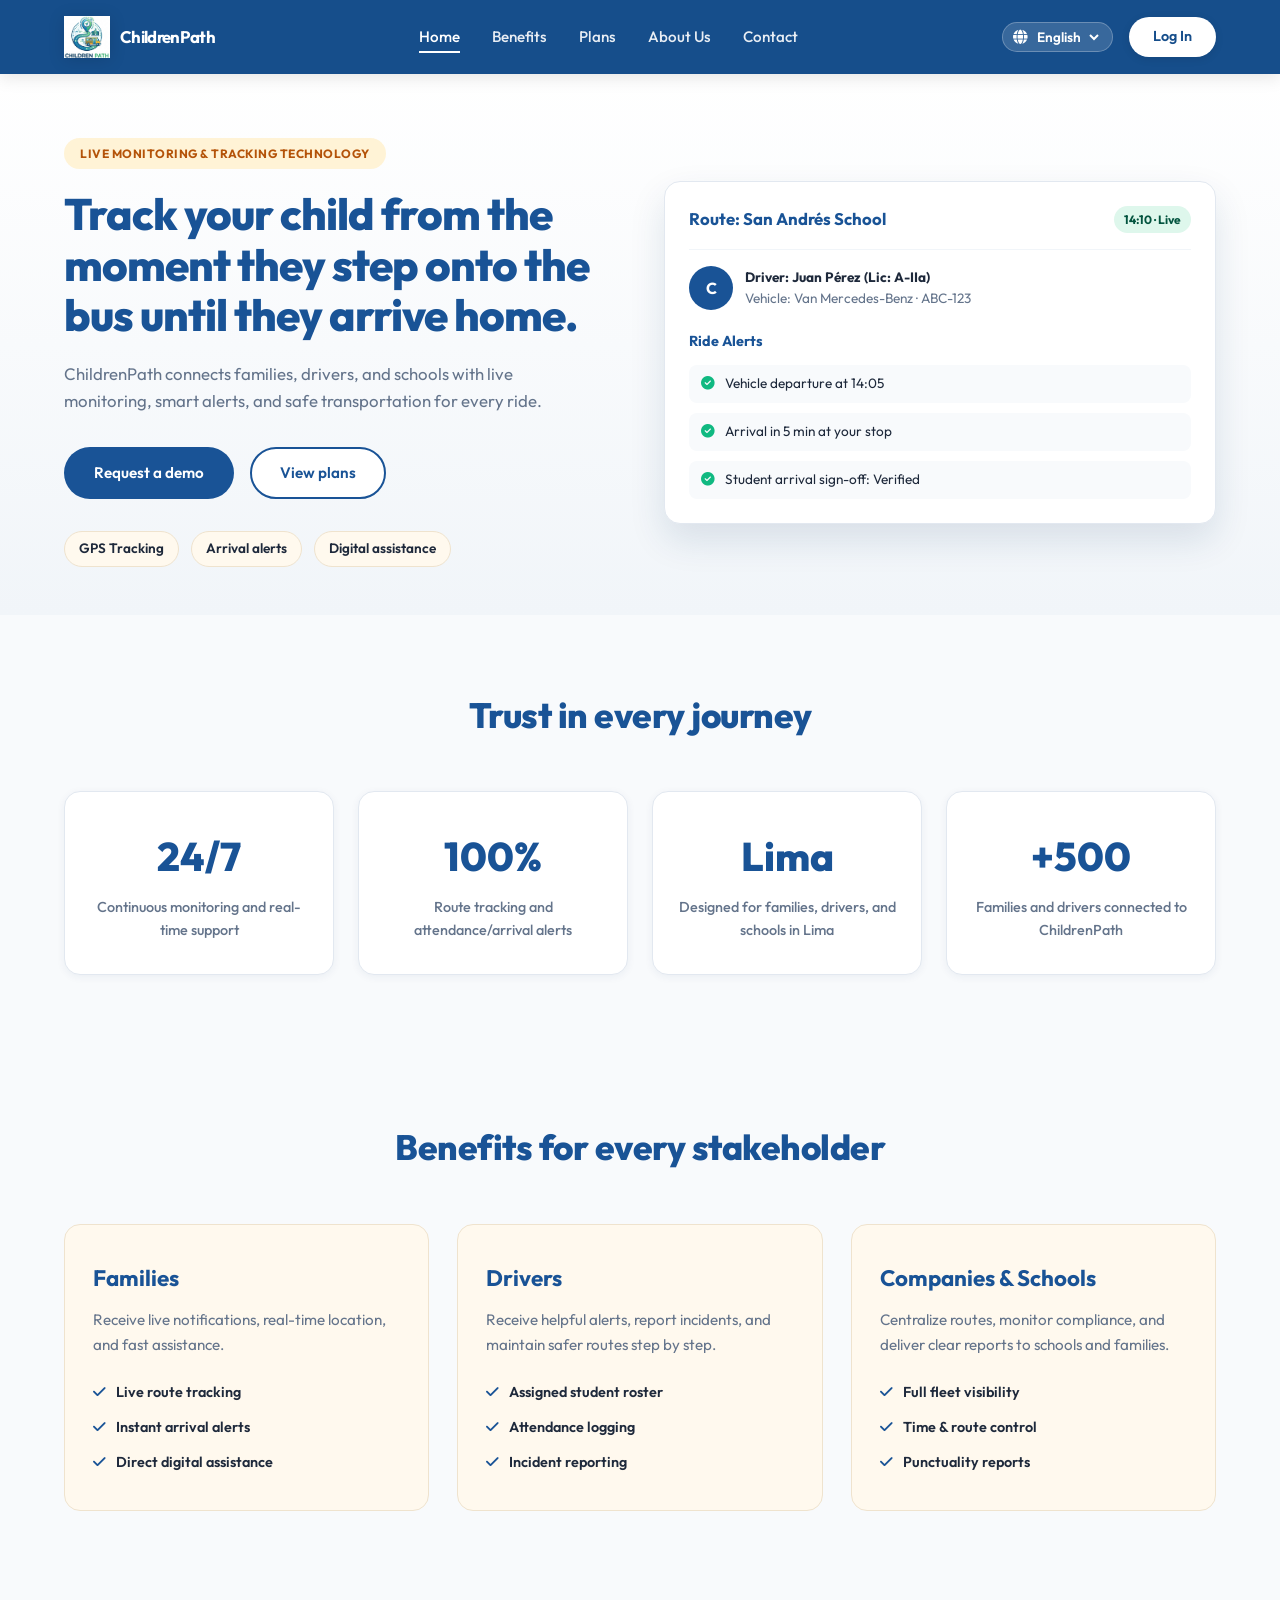
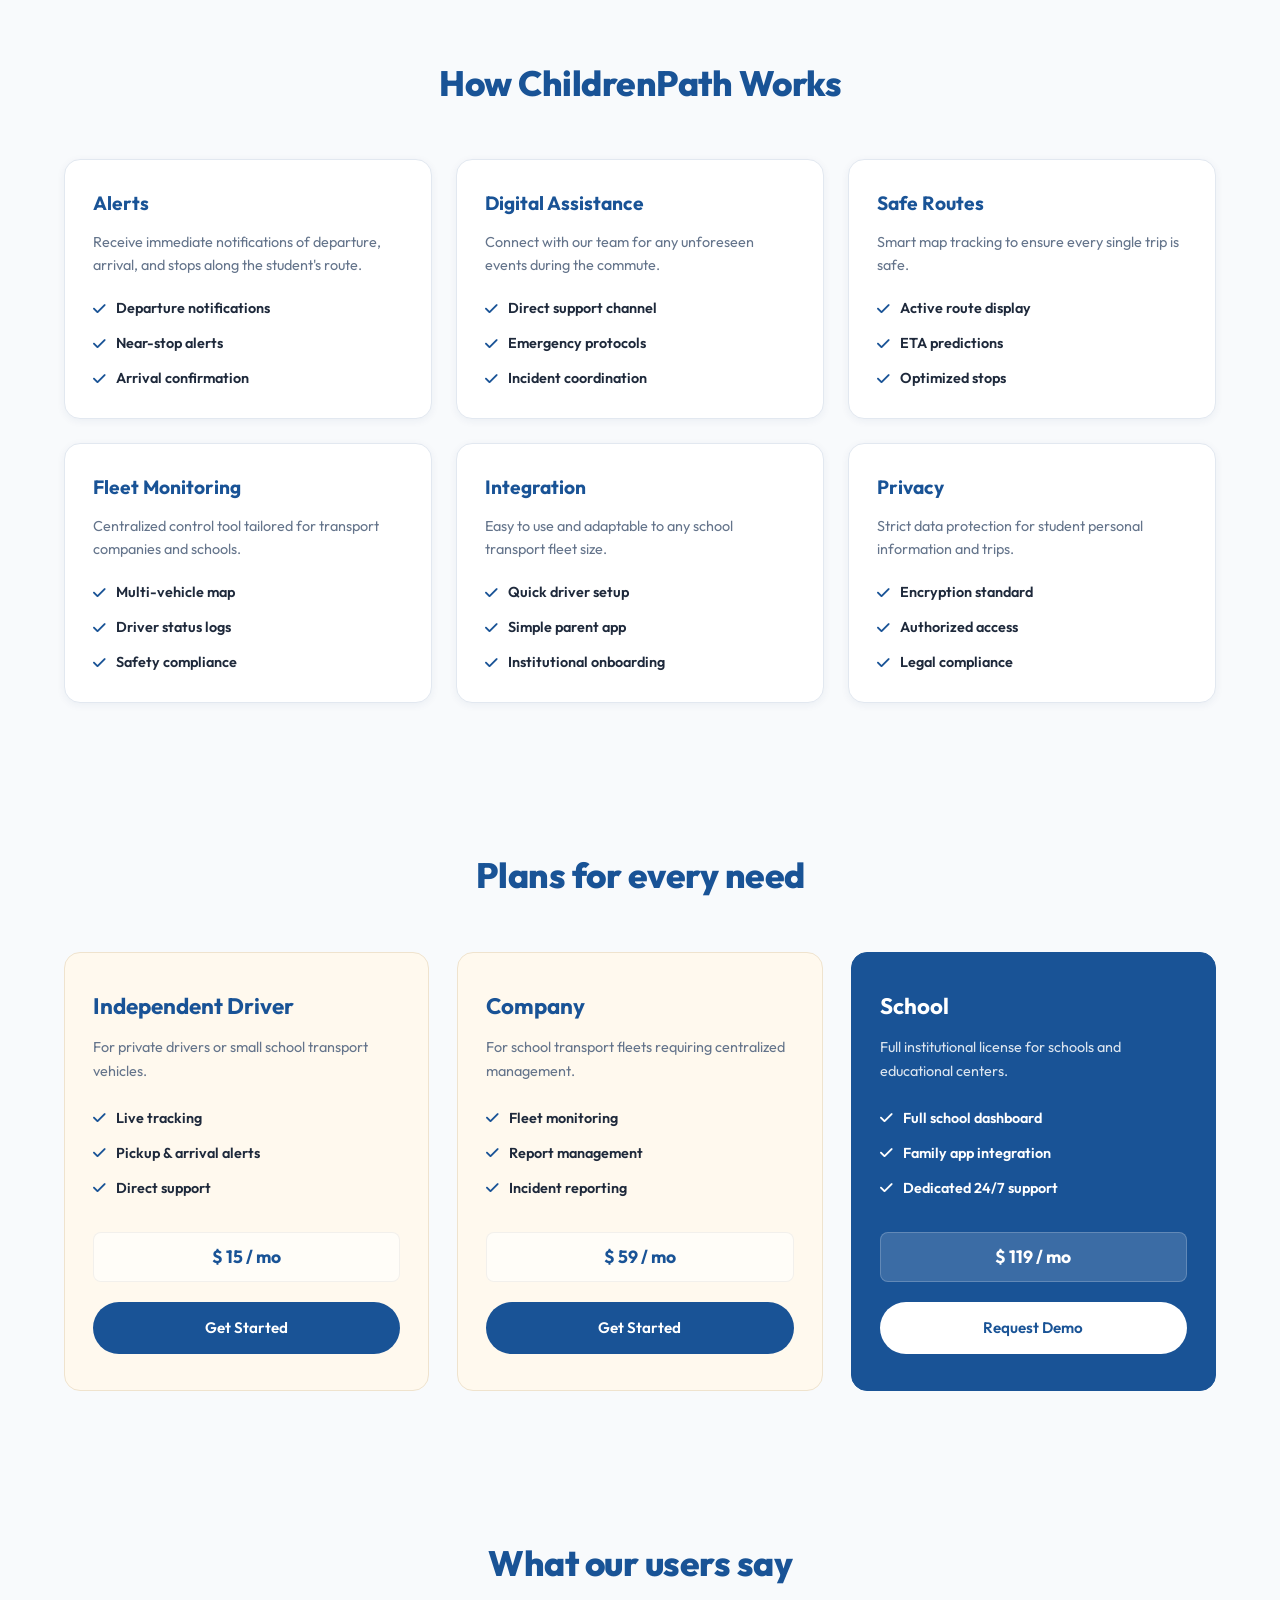
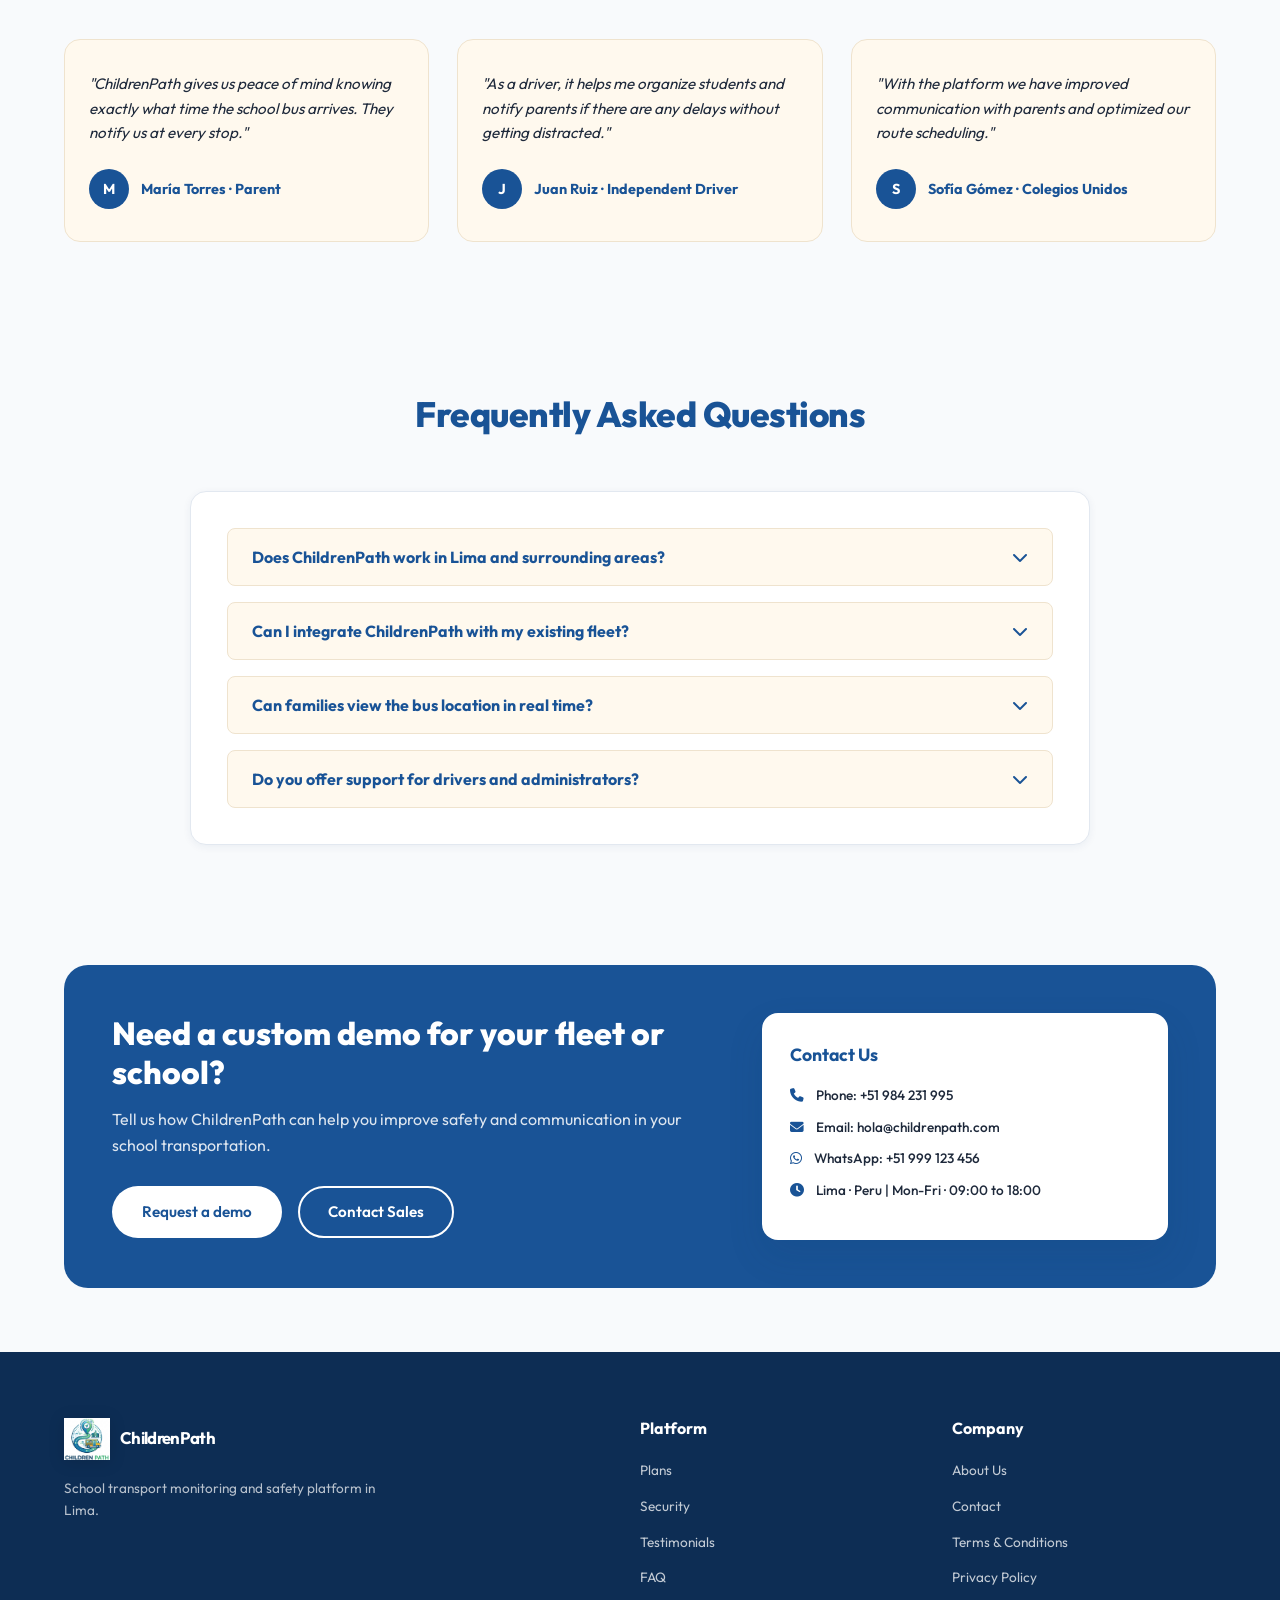
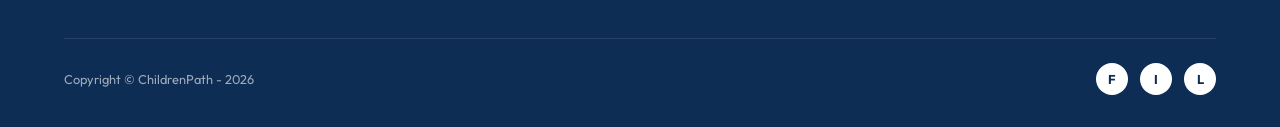
<file: index.html>
<!DOCTYPE html>
<html lang="en">
<head>
  <meta charset="UTF-8">
  <meta name="viewport" content="width=device-width, initial-scale=1.0">
  <title>ChildrenPath | Live School Transport Monitoring</title>
  <meta name="description" content="ChildrenPath connects families, drivers, and schools in Lima with live GPS monitoring, smart alerts, and safe school transportation.">
  <link rel="stylesheet" href="https://cdnjs.cloudflare.com/ajax/libs/font-awesome/6.4.0/css/all.min.css">
  <link rel="stylesheet" href="css/styles.css">
</head>
<body>

  <!-- Sticky Navbar -->
  <header class="navbar">
    <div class="container navbar-container">
      <a href="index.html" class="brand-logo" aria-label="ChildrenPath home">
        <img src="assets/images/childrenpath-logo.png" alt="ChildrenPath logo" class="brand-logo-image">
        <span class="brand-logo-text">ChildrenPath</span>
      </a>

      <nav class="nav-links">
        <a href="index.html#home" class="active" data-i18n="nav.home">Home</a>
        <a href="index.html#benefits" data-i18n="nav.benefits">Benefits</a>
        <a href="index.html#plans" data-i18n="nav.plans">Plans</a>
        <a href="about.html" data-i18n="nav.about">About Us</a>
        <a href="contact.html" data-i18n="nav.contact">Contact</a>
      </nav>

      <div class="nav-actions">
        <!-- i18n Language Selector -->
        <div class="lang-selector-wrapper">
          <i class="fa-solid fa-globe lang-icon"></i>
          <select class="lang-select" aria-label="Language selector">
            <option value="en" data-i18n="lang.en">EN</option>
            <option value="es" data-i18n="lang.es">ES</option>
          </select>
        </div>

        <!-- Login Button -->
        <a href="https://children-path-4d5c3.web.app/iam" class="btn-login-header" data-i18n="nav.login">Log In</a>

        <!-- Mobile Menu Toggle -->
        <button class="nav-toggle" aria-label="Toggle navigation menu">
          <i class="fa-solid fa-bars"></i>
        </button>
      </div>
    </div>
  </header>

  <main>
    <!-- Hero Section -->
    <section id="home" class="hero">
      <div class="container hero-grid">
        <div class="hero-content">
          <span class="hero-badge" data-i18n="hero.badge">LIVE MONITORING & TRACKING TECHNOLOGY</span>
          <h1 class="hero-title" data-i18n="hero.title">Track your child from the moment they step onto the bus until they arrive home.</h1>
          <p class="hero-subtitle" data-i18n="hero.subtitle">ChildrenPath connects families, drivers, and schools with live monitoring, smart alerts, and safe transportation for every ride.</p>
          
          <div class="hero-buttons">
            <a href="contact.html" class="btn btn-primary" data-i18n="hero.btn.demo">Request a demo</a>
            <a href="#plans" class="btn btn-outline" data-i18n="hero.btn.plans">View plans</a>
          </div>

          <div class="hero-pills">
            <span class="pill-tag" data-i18n="hero.pill.gps">GPS Tracking</span>
            <span class="pill-tag" data-i18n="hero.pill.alerts">Arrival alerts</span>
            <span class="pill-tag" data-i18n="hero.pill.assistance">Digital assistance</span>
          </div>
        </div>

        <!-- Live Route Card Mockup Widget -->
        <div class="hero-widget">
          <div class="hero-widget-header">
            <h3 class="widget-route-title" data-i18n="hero.card.route">Route: San Andrés School</h3>
            <span class="widget-status-badge">14:10 · Live</span>
          </div>
          <div class="widget-driver-info">
            <div class="driver-avatar">C</div>
            <div class="driver-details">
              <p class="driver-name" data-i18n="hero.card.driver">Driver: Juan Pérez (Lic: A-IIa)</p>
              <p>Vehicle: Van Mercedes-Benz · ABC-123</p>
            </div>
          </div>
          <div class="widget-alerts">
            <h4 class="widget-alerts-title" data-i18n="hero.card.alertsTitle">Ride Alerts</h4>
            <div class="widget-alert-list">
              <div class="widget-alert-item">
                <i class="fa-solid fa-circle-check"></i>
                <span data-i18n="hero.card.alert1">Vehicle departure at 14:05</span>
              </div>
              <div class="widget-alert-item">
                <i class="fa-solid fa-circle-check"></i>
                <span data-i18n="hero.card.alert2">Arrival in 5 min at your stop</span>
              </div>
              <div class="widget-alert-item">
                <i class="fa-solid fa-circle-check"></i>
                <span data-i18n="hero.card.alert3">Student arrival sign-off: Verified</span>
              </div>
            </div>
          </div>
        </div>
      </div>
    </section>

    <!-- Stats Section -->
    <section class="section">
      <div class="container">
        <h2 class="section-title" data-i18n="stats.title">Trust in every journey</h2>
        <div class="stats-grid">
          <div class="stat-card">
            <div class="stat-number" data-i18n="stats.stat1.num">24/7</div>
            <p class="stat-desc" data-i18n="stats.stat1.desc">Continuous monitoring and real-time support</p>
          </div>
          <div class="stat-card">
            <div class="stat-number" data-i18n="stats.stat2.num">100%</div>
            <p class="stat-desc" data-i18n="stats.stat2.desc">Route tracking and attendance/arrival alerts</p>
          </div>
          <div class="stat-card">
            <div class="stat-number" data-i18n="stats.stat3.num">Lima</div>
            <p class="stat-desc" data-i18n="stats.stat3.desc">Designed for families, drivers, and schools in Lima</p>
          </div>
          <div class="stat-card">
            <div class="stat-number" data-i18n="stats.stat4.num">+500</div>
            <p class="stat-desc" data-i18n="stats.stat4.desc">Families and drivers connected to ChildrenPath</p>
          </div>
        </div>
      </div>
    </section>

    <!-- Benefits Section -->
    <section id="benefits" class="section">
      <div class="container">
        <h2 class="section-title" data-i18n="benefits.title">Benefits for every stakeholder</h2>
        <div class="benefits-grid">
          <!-- Families -->
          <div class="benefit-card">
            <h3 data-i18n="benefits.families.title">Families</h3>
            <p data-i18n="benefits.families.desc">Receive live notifications, real-time location, and fast assistance.</p>
            <ul class="benefit-bullets">
              <li><i class="fa-solid fa-check"></i> <span data-i18n="benefits.families.b1">Live route tracking</span></li>
              <li><i class="fa-solid fa-check"></i> <span data-i18n="benefits.families.b2">Instant arrival alerts</span></li>
              <li><i class="fa-solid fa-check"></i> <span data-i18n="benefits.families.b3">Direct digital assistance</span></li>
            </ul>
          </div>
          <!-- Drivers -->
          <div class="benefit-card">
            <h3 data-i18n="benefits.drivers.title">Drivers</h3>
            <p data-i18n="benefits.drivers.desc">Receive helpful alerts, report incidents, and maintain safer routes step by step.</p>
            <ul class="benefit-bullets">
              <li><i class="fa-solid fa-check"></i> <span data-i18n="benefits.drivers.b1">Assigned student roster</span></li>
              <li><i class="fa-solid fa-check"></i> <span data-i18n="benefits.drivers.b2">Attendance logging</span></li>
              <li><i class="fa-solid fa-check"></i> <span data-i18n="benefits.drivers.b3">Incident reporting</span></li>
            </ul>
          </div>
          <!-- Companies / Schools -->
          <div class="benefit-card">
            <h3 data-i18n="benefits.companies.title">Companies & Schools</h3>
            <p data-i18n="benefits.companies.desc">Centralize routes, monitor compliance, and deliver clear reports to schools and families.</p>
            <ul class="benefit-bullets">
              <li><i class="fa-solid fa-check"></i> <span data-i18n="benefits.companies.b1">Full fleet visibility</span></li>
              <li><i class="fa-solid fa-check"></i> <span data-i18n="benefits.companies.b2">Time & route control</span></li>
              <li><i class="fa-solid fa-check"></i> <span data-i18n="benefits.companies.b3">Punctuality reports</span></li>
            </ul>
          </div>
        </div>
      </div>
    </section>

    <!-- How it Works Section -->
    <section class="section">
      <div class="container">
        <h2 class="section-title" data-i18n="how.title">How ChildrenPath Works</h2>
        <div class="how-grid">
          <div class="how-card">
            <h3 data-i18n="how.c1.title">Alerts</h3>
            <p data-i18n="how.c1.desc">Receive immediate notifications of departure, arrival, and stops along the student's route.</p>
            <ul class="benefit-bullets">
              <li><i class="fa-solid fa-check"></i> Departure notifications</li>
              <li><i class="fa-solid fa-check"></i> Near-stop alerts</li>
              <li><i class="fa-solid fa-check"></i> Arrival confirmation</li>
            </ul>
          </div>
          <div class="how-card">
            <h3 data-i18n="how.c2.title">Digital Assistance</h3>
            <p data-i18n="how.c2.desc">Connect with our team for any unforeseen events during the commute.</p>
            <ul class="benefit-bullets">
              <li><i class="fa-solid fa-check"></i> Direct support channel</li>
              <li><i class="fa-solid fa-check"></i> Emergency protocols</li>
              <li><i class="fa-solid fa-check"></i> Incident coordination</li>
            </ul>
          </div>
          <div class="how-card">
            <h3 data-i18n="how.c3.title">Safe Routes</h3>
            <p data-i18n="how.c3.desc">Smart map tracking to ensure every single trip is safe.</p>
            <ul class="benefit-bullets">
              <li><i class="fa-solid fa-check"></i> Active route display</li>
              <li><i class="fa-solid fa-check"></i> ETA predictions</li>
              <li><i class="fa-solid fa-check"></i> Optimized stops</li>
            </ul>
          </div>
          <div class="how-card">
            <h3 data-i18n="how.c4.title">Fleet Monitoring</h3>
            <p data-i18n="how.c4.desc">Centralized control tool tailored for transport companies and schools.</p>
            <ul class="benefit-bullets">
              <li><i class="fa-solid fa-check"></i> Multi-vehicle map</li>
              <li><i class="fa-solid fa-check"></i> Driver status logs</li>
              <li><i class="fa-solid fa-check"></i> Safety compliance</li>
            </ul>
          </div>
          <div class="how-card">
            <h3 data-i18n="how.c5.title">Integration</h3>
            <p data-i18n="how.c5.desc">Easy to use and adaptable to any school transport fleet size.</p>
            <ul class="benefit-bullets">
              <li><i class="fa-solid fa-check"></i> Quick driver setup</li>
              <li><i class="fa-solid fa-check"></i> Simple parent app</li>
              <li><i class="fa-solid fa-check"></i> Institutional onboarding</li>
            </ul>
          </div>
          <div class="how-card">
            <h3 data-i18n="how.c6.title">Privacy</h3>
            <p data-i18n="how.c6.desc">Strict data protection for student personal information and trips.</p>
            <ul class="benefit-bullets">
              <li><i class="fa-solid fa-check"></i> Encryption standard</li>
              <li><i class="fa-solid fa-check"></i> Authorized access</li>
              <li><i class="fa-solid fa-check"></i> Legal compliance</li>
            </ul>
          </div>
        </div>
      </div>
    </section>

    <!-- Plans Section -->
    <section id="plans" class="section">
      <div class="container">
        <h2 class="section-title" data-i18n="plans.title">Plans for every need</h2>
        <div class="plans-grid">
          <!-- Independent Driver -->
          <div class="plan-card">
            <div>
              <h3 class="plan-title" data-i18n="plans.p1.title">Independent Driver</h3>
              <p class="plan-desc" data-i18n="plans.p1.desc">For private drivers or small school transport vehicles.</p>
              <ul class="benefit-bullets plan-bullets">
                <li><i class="fa-solid fa-check"></i> <span data-i18n="plans.p1.b1">Live tracking</span></li>
                <li><i class="fa-solid fa-check"></i> <span data-i18n="plans.p1.b2">Pickup & arrival alerts</span></li>
                <li><i class="fa-solid fa-check"></i> <span data-i18n="plans.p1.b3">Direct support</span></li>
              </ul>
            </div>
            <div>
              <div class="plan-price-box" data-i18n="plans.p1.price">$ 15 / mo</div>
              <a href="contact.html" class="btn btn-primary" style="width: 100%;" data-i18n="plans.btn.select">Get Started</a>
            </div>
          </div>

          <!-- Company -->
          <div class="plan-card">
            <div>
              <h3 class="plan-title" data-i18n="plans.p2.title">Company</h3>
              <p class="plan-desc" data-i18n="plans.p2.desc">For school transport fleets requiring centralized management.</p>
              <ul class="benefit-bullets plan-bullets">
                <li><i class="fa-solid fa-check"></i> <span data-i18n="plans.p2.b1">Fleet monitoring</span></li>
                <li><i class="fa-solid fa-check"></i> <span data-i18n="plans.p2.b2">Report management</span></li>
                <li><i class="fa-solid fa-check"></i> <span data-i18n="plans.p2.b3">Incident reporting</span></li>
              </ul>
            </div>
            <div>
              <div class="plan-price-box" data-i18n="plans.p2.price">$ 59 / mo</div>
              <a href="contact.html" class="btn btn-primary" style="width: 100%;" data-i18n="plans.btn.select">Get Started</a>
            </div>
          </div>

          <!-- School (Highlighted) -->
          <div class="plan-card highlight">
            <div>
              <h3 class="plan-title" data-i18n="plans.p3.title">School</h3>
              <p class="plan-desc" data-i18n="plans.p3.desc">Full institutional license for schools and educational centers.</p>
              <ul class="benefit-bullets plan-bullets">
                <li><i class="fa-solid fa-check"></i> <span data-i18n="plans.p3.b1">Full school dashboard</span></li>
                <li><i class="fa-solid fa-check"></i> <span data-i18n="plans.p3.b2">Family app integration</span></li>
                <li><i class="fa-solid fa-check"></i> <span data-i18n="plans.p3.b3">Dedicated 24/7 support</span></li>
              </ul>
            </div>
            <div>
              <div class="plan-price-box" data-i18n="plans.p3.price">$ 119 / mo</div>
              <a href="contact.html" class="btn btn-white" style="width: 100%;" data-i18n="plans.btn.request">Request Demo</a>
            </div>
          </div>
        </div>
      </div>
    </section>

    <!-- Testimonials Section -->
    <section class="section">
      <div class="container">
        <h2 class="section-title" data-i18n="testimonials.title">What our users say</h2>
        <div class="testimonials-grid">
          <!-- T1 -->
          <div class="testimonial-card">
            <p class="testimonial-quote" data-i18n="testimonials.t1">"ChildrenPath gives us peace of mind knowing exactly what time the school bus arrives. They notify us at every stop."</p>
            <div class="testimonial-user">
              <div class="user-avatar">M</div>
              <div>
                <h4 class="user-name" data-i18n="testimonials.u1">María Torres · Parent</h4>
              </div>
            </div>
          </div>
          <!-- T2 -->
          <div class="testimonial-card">
            <p class="testimonial-quote" data-i18n="testimonials.t2">"As a driver, it helps me organize students and notify parents if there are any delays without getting distracted."</p>
            <div class="testimonial-user">
              <div class="user-avatar">J</div>
              <div>
                <h4 class="user-name" data-i18n="testimonials.u2">Juan Ruiz · Independent Driver</h4>
              </div>
            </div>
          </div>
          <!-- T3 -->
          <div class="testimonial-card">
            <p class="testimonial-quote" data-i18n="testimonials.t3">"With the platform we have improved communication with parents and optimized our route scheduling."</p>
            <div class="testimonial-user">
              <div class="user-avatar">S</div>
              <div>
                <h4 class="user-name" data-i18n="testimonials.u3">Sofía Gómez · Colegios Unidos</h4>
              </div>
            </div>
          </div>
        </div>
      </div>
    </section>

    <!-- FAQ Accordion -->
    <section class="section">
      <div class="container">
        <h2 class="section-title" data-i18n="faq.title">Frequently Asked Questions</h2>
        <div class="faq-box">
          <div class="faq-list">
            <div class="faq-item">
              <button class="faq-question" aria-expanded="false">
                <span data-i18n="faq.q1">Does ChildrenPath work in Lima and surrounding areas?</span>
                <i class="fa-solid fa-chevron-down"></i>
              </button>
              <div class="faq-answer">
                <p data-i18n="faq.a1">Yes, our service operates across metropolitan Lima and neighboring districts with full GPS coverage.</p>
              </div>
            </div>

            <div class="faq-item">
              <button class="faq-question" aria-expanded="false">
                <span data-i18n="faq.q2">Can I integrate ChildrenPath with my existing fleet?</span>
                <i class="fa-solid fa-chevron-down"></i>
              </button>
              <div class="faq-answer">
                <p data-i18n="faq.a2">Yes, our mobile app works on any standard Android/iOS device without requiring expensive custom hardware.</p>
              </div>
            </div>

            <div class="faq-item">
              <button class="faq-question" aria-expanded="false">
                <span data-i18n="faq.q3">Can families view the bus location in real time?</span>
                <i class="fa-solid fa-chevron-down"></i>
              </button>
              <div class="faq-answer">
                <p data-i18n="faq.a3">Yes, authorized family members receive active live map access during scheduled pickup and drop-off shifts.</p>
              </div>
            </div>

            <div class="faq-item">
              <button class="faq-question" aria-expanded="false">
                <span data-i18n="faq.q4">Do you offer support for drivers and administrators?</span>
                <i class="fa-solid fa-chevron-down"></i>
              </button>
              <div class="faq-answer">
                <p data-i18n="faq.a4">We provide 24/7 technical assistance and user onboarding for drivers, administrators, and parents.</p>
              </div>
            </div>
          </div>
        </div>
      </div>
    </section>

    <!-- CTA Banner -->
    <section class="container">
      <div class="cta-banner">
        <div>
          <h2 data-i18n="cta.title">Need a custom demo for your fleet or school?</h2>
          <p data-i18n="cta.desc">Tell us how ChildrenPath can help you improve safety and communication in your school transportation.</p>
          <div style="display: flex; gap: 16px; flex-wrap: wrap;">
            <a href="contact.html" class="btn btn-white" data-i18n="hero.btn.demo">Request a demo</a>
            <a href="contact.html" class="btn btn-white-outline" data-i18n="cta.btn.contact">Contact Sales</a>
          </div>
        </div>
        <div class="cta-contact-box">
          <h4 data-i18n="cta.contact">Contact Us</h4>
          <div class="contact-detail-item">
            <i class="fa-solid fa-phone"></i>
            <span data-i18n="cta.phone">Phone: +51 984 231 995</span>
          </div>
          <div class="contact-detail-item">
            <i class="fa-solid fa-envelope"></i>
            <span data-i18n="cta.email">Email: hola@childrenpath.com</span>
          </div>
          <div class="contact-detail-item">
            <i class="fa-brands fa-whatsapp"></i>
            <span data-i18n="cta.whatsapp">WhatsApp: +51 999 123 456</span>
          </div>
          <div class="contact-detail-item">
            <i class="fa-solid fa-clock"></i>
            <span data-i18n="cta.hours">Lima · Peru | Mon-Fri · 09:00 to 18:00</span>
          </div>
        </div>
      </div>
    </section>
  </main>

  <!-- Footer -->
  <footer class="footer">
    <div class="container">
      <div class="footer-grid">
        <div class="footer-brand">
          <a href="index.html" class="brand-logo" aria-label="ChildrenPath home">
            <img src="assets/images/childrenpath-logo.png" alt="ChildrenPath logo" class="brand-logo-image">
            <span class="brand-logo-text">ChildrenPath</span>
          </a>
          <p data-i18n="footer.tagline">School transport monitoring and safety platform in Lima.</p>
        </div>

        <div class="footer-col">
          <h4 data-i18n="footer.platform">Platform</h4>
          <ul>
            <li><a href="index.html#plans" data-i18n="nav.plans">Plans</a></li>
            <li><a href="#" data-i18n="footer.security">Security</a></li>
            <li><a href="index.html#benefits" data-i18n="footer.testimonials">Testimonials</a></li>
            <li><a href="#" data-i18n="footer.faq">FAQ</a></li>
          </ul>
        </div>

        <div class="footer-col">
          <h4 data-i18n="footer.company">Company</h4>
          <ul>
            <li><a href="about.html" data-i18n="nav.about">About Us</a></li>
            <li><a href="contact.html" data-i18n="nav.contact">Contact</a></li>
            <li><a href="terms.html" data-i18n="footer.terms">Terms & Conditions</a></li>
            <li><a href="terms.html" data-i18n="footer.privacy">Privacy Policy</a></li>
          </ul>
        </div>
      </div>

      <div class="footer-bottom">
        <p data-i18n="footer.copyright">Copyright © ChildrenPath - 2026</p>
        <div class="social-icons">
          <a href="#" class="social-circle" aria-label="Facebook">F</a>
          <a href="#" class="social-circle" aria-label="Instagram">I</a>
          <a href="#" class="social-circle" aria-label="LinkedIn">L</a>
        </div>
      </div>
    </div>
  </footer>

  <script src="js/i18n.js"></script>
  <script src="js/main.js"></script>
</body>
</html>
</file>
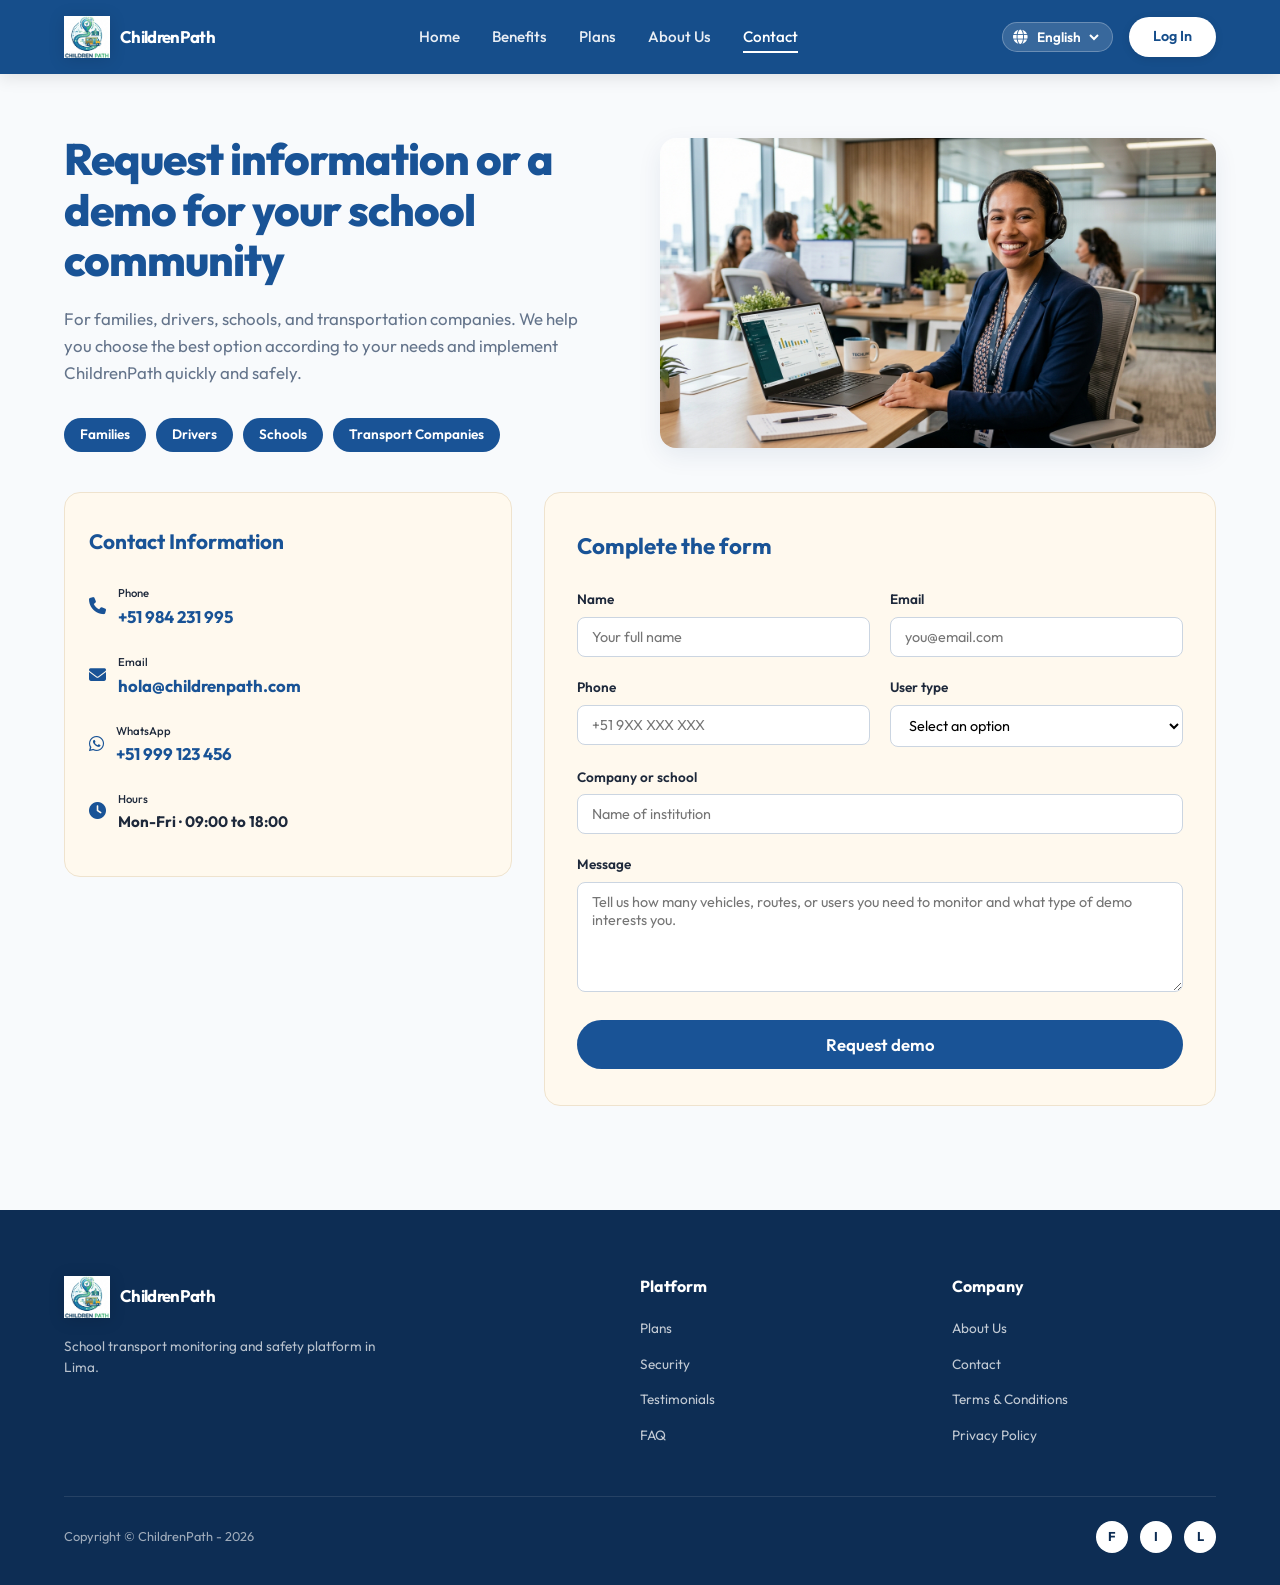
<file: contact.html>
<!DOCTYPE html>
<html lang="en">
<head>
  <meta charset="UTF-8">
  <meta name="viewport" content="width=device-width, initial-scale=1.0">
  <title>Contact Us | ChildrenPath</title>
  <meta name="description" content="Request information or a demo for your school community. Contact ChildrenPath today.">
  <link rel="stylesheet" href="https://cdnjs.cloudflare.com/ajax/libs/font-awesome/6.4.0/css/all.min.css">
  <link rel="stylesheet" href="css/styles.css">
</head>
<body>

  <!-- Sticky Navbar -->
  <header class="navbar">
    <div class="container navbar-container">
      <a href="index.html" class="brand-logo" aria-label="ChildrenPath home">
        <img src="assets/images/childrenpath-logo.png" alt="ChildrenPath logo" class="brand-logo-image">
        <span class="brand-logo-text">ChildrenPath</span>
      </a>

      <nav class="nav-links">
        <a href="index.html#home" data-i18n="nav.home">Home</a>
        <a href="index.html#benefits" data-i18n="nav.benefits">Benefits</a>
        <a href="index.html#plans" data-i18n="nav.plans">Plans</a>
        <a href="about.html" data-i18n="nav.about">About Us</a>
        <a href="contact.html" class="active" data-i18n="nav.contact">Contact</a>
      </nav>

      <div class="nav-actions">
        <!-- i18n Language Selector -->
        <div class="lang-selector-wrapper">
          <i class="fa-solid fa-globe lang-icon"></i>
          <select class="lang-select" aria-label="Language selector">
            <option value="en" data-i18n="lang.en">EN</option>
            <option value="es" data-i18n="lang.es">ES</option>
          </select>
        </div>

        <!-- Login Button -->
        <a href="#" class="btn-login-header" data-i18n="nav.login">Log In</a>

        <!-- Mobile Menu Toggle -->
        <button class="nav-toggle" aria-label="Toggle navigation menu">
          <i class="fa-solid fa-bars"></i>
        </button>
      </div>
    </div>
  </header>

  <main class="contact-hero">
    <div class="container">
      <!-- Header Grid -->
      <div class="contact-header-grid">
        <div>
          <h1 class="hero-title" data-i18n="contact.hero.title">Request information or a demo for your school community</h1>
          <p class="hero-subtitle" data-i18n="contact.hero.desc">
            For families, drivers, schools, and transportation companies. We help you choose the best option according to your needs and implement ChildrenPath quickly and safely.
          </p>

          <div class="contact-pills">
            <span class="contact-pill-btn" data-i18n="contact.filter.families">Families</span>
            <span class="contact-pill-btn" data-i18n="contact.filter.drivers">Drivers</span>
            <span class="contact-pill-btn" data-i18n="contact.filter.schools">Schools</span>
            <span class="contact-pill-btn" data-i18n="contact.filter.companies">Transport Companies</span>
          </div>
        </div>

        <div class="contact-hero-image">
          <img src="assets/images/contact_support.jpg" alt="ChildrenPath customer support representative">
        </div>
      </div>

      <!-- Main Body Grid: Info Card + Form Card -->
      <div class="contact-body-grid">
        <!-- Left: Datos de contacto -->
        <div class="contact-info-card">
          <h3 data-i18n="contact.info.title">Contact Information</h3>
          
          <div class="contact-detail-item" style="margin-bottom: 20px;">
            <i class="fa-solid fa-phone fa-lg"></i>
            <div>
              <small data-i18n="contact.info.phoneLabel">Phone</small>
              <div style="font-weight: 700; font-size: 1.05rem; color: var(--color-navy);">+51 984 231 995</div>
            </div>
          </div>

          <div class="contact-detail-item" style="margin-bottom: 20px;">
            <i class="fa-solid fa-envelope fa-lg"></i>
            <div>
              <small data-i18n="contact.info.emailLabel">Email</small>
              <div style="font-weight: 700; font-size: 1.05rem; color: var(--color-navy);">hola@childrenpath.com</div>
            </div>
          </div>

          <div class="contact-detail-item" style="margin-bottom: 20px;">
            <i class="fa-brands fa-whatsapp fa-lg"></i>
            <div>
              <small data-i18n="contact.info.whatsappLabel">WhatsApp</small>
              <div style="font-weight: 700; font-size: 1.05rem; color: var(--color-navy);">+51 999 123 456</div>
            </div>
          </div>

          <div class="contact-detail-item">
            <i class="fa-solid fa-clock fa-lg"></i>
            <div>
              <small data-i18n="contact.info.hoursLabel">Hours</small>
              <div style="font-weight: 700; font-size: 0.95rem; color: var(--color-text-main);" data-i18n="contact.info.hoursValue">Mon-Fri · 09:00 to 18:00</div>
            </div>
          </div>
        </div>

        <!-- Right: Formulario -->
        <div class="contact-form-card">
          <h3 data-i18n="contact.form.title">Complete the form</h3>
          <form id="contactForm">
            <div class="form-grid">
              <div class="form-group">
                <label for="contact-name" data-i18n="contact.form.name">Name</label>
                <input type="text" id="contact-name" class="form-control" data-i18n-placeholder="contact.form.namePlaceholder" placeholder="Your full name" required>
              </div>

              <div class="form-group">
                <label for="contact-email" data-i18n="contact.form.email">Email</label>
                <input type="email" id="contact-email" class="form-control" data-i18n-placeholder="contact.form.emailPlaceholder" placeholder="you@email.com" required>
              </div>

              <div class="form-group">
                <label for="contact-phone" data-i18n="contact.form.phone">Phone</label>
                <input type="tel" id="contact-phone" class="form-control" data-i18n-placeholder="contact.form.phonePlaceholder" placeholder="+51 9XX XXX XXX" required>
              </div>

              <div class="form-group">
                <label for="contact-user-type" data-i18n="contact.form.userType">User Type</label>
                <select id="contact-user-type" class="form-control" required>
                  <option value="" disabled selected data-i18n="contact.form.selectOption">Select an option</option>
                  <option value="family" data-i18n="contact.form.optionFamily">Family / Parent</option>
                  <option value="driver" data-i18n="contact.form.optionDriver">Driver</option>
                  <option value="school" data-i18n="contact.form.optionSchool">School</option>
                  <option value="company" data-i18n="contact.form.optionCompany">Transport Company</option>
                </select>
              </div>

              <div class="form-group full-width">
                <label for="contact-org" data-i18n="contact.form.org">Company or school</label>
                <input type="text" id="contact-org" class="form-control" data-i18n-placeholder="contact.form.orgPlaceholder" placeholder="Name of institution">
              </div>

              <div class="form-group full-width">
                <label for="contact-message" data-i18n="contact.form.message">Message</label>
                <textarea id="contact-message" class="form-control" data-i18n-placeholder="contact.form.messagePlaceholder" placeholder="Tell us how many vehicles, routes, or users you need to monitor and what type of demo interests you." required></textarea>
              </div>

              <div class="form-group full-width">
                <button type="submit" class="btn btn-primary" style="width: 100%; font-size: 1.05rem;" data-i18n="contact.form.submit">Request demo</button>
              </div>
            </div>
          </form>
        </div>
      </div>
    </div>
  </main>

  <!-- Footer -->
  <footer class="footer">
    <div class="container">
      <div class="footer-grid">
        <div class="footer-brand">
          <a href="index.html" class="brand-logo" aria-label="ChildrenPath home">
            <img src="assets/images/childrenpath-logo.png" alt="ChildrenPath logo" class="brand-logo-image">
            <span class="brand-logo-text">ChildrenPath</span>
          </a>
          <p data-i18n="footer.tagline">School transport monitoring and safety platform in Lima.</p>
        </div>

        <div class="footer-col">
          <h4 data-i18n="footer.platform">Platform</h4>
          <ul>
            <li><a href="index.html#plans" data-i18n="nav.plans">Plans</a></li>
            <li><a href="#" data-i18n="footer.security">Security</a></li>
            <li><a href="index.html#benefits" data-i18n="footer.testimonials">Testimonials</a></li>
            <li><a href="#" data-i18n="footer.faq">FAQ</a></li>
          </ul>
        </div>

        <div class="footer-col">
          <h4 data-i18n="footer.company">Company</h4>
          <ul>
            <li><a href="about.html" data-i18n="nav.about">About Us</a></li>
            <li><a href="contact.html" data-i18n="nav.contact">Contact</a></li>
            <li><a href="terms.html" data-i18n="footer.terms">Terms & Conditions</a></li>
            <li><a href="terms.html" data-i18n="footer.privacy">Privacy Policy</a></li>
          </ul>
        </div>
      </div>

      <div class="footer-bottom">
        <p data-i18n="footer.copyright">Copyright © ChildrenPath - 2026</p>
        <div class="social-icons">
          <a href="#" class="social-circle" aria-label="Facebook">F</a>
          <a href="#" class="social-circle" aria-label="Instagram">I</a>
          <a href="#" class="social-circle" aria-label="LinkedIn">L</a>
        </div>
      </div>
    </div>
  </footer>

  <script src="js/i18n.js"></script>
  <script src="js/main.js"></script>
</body>
</html>
</file>
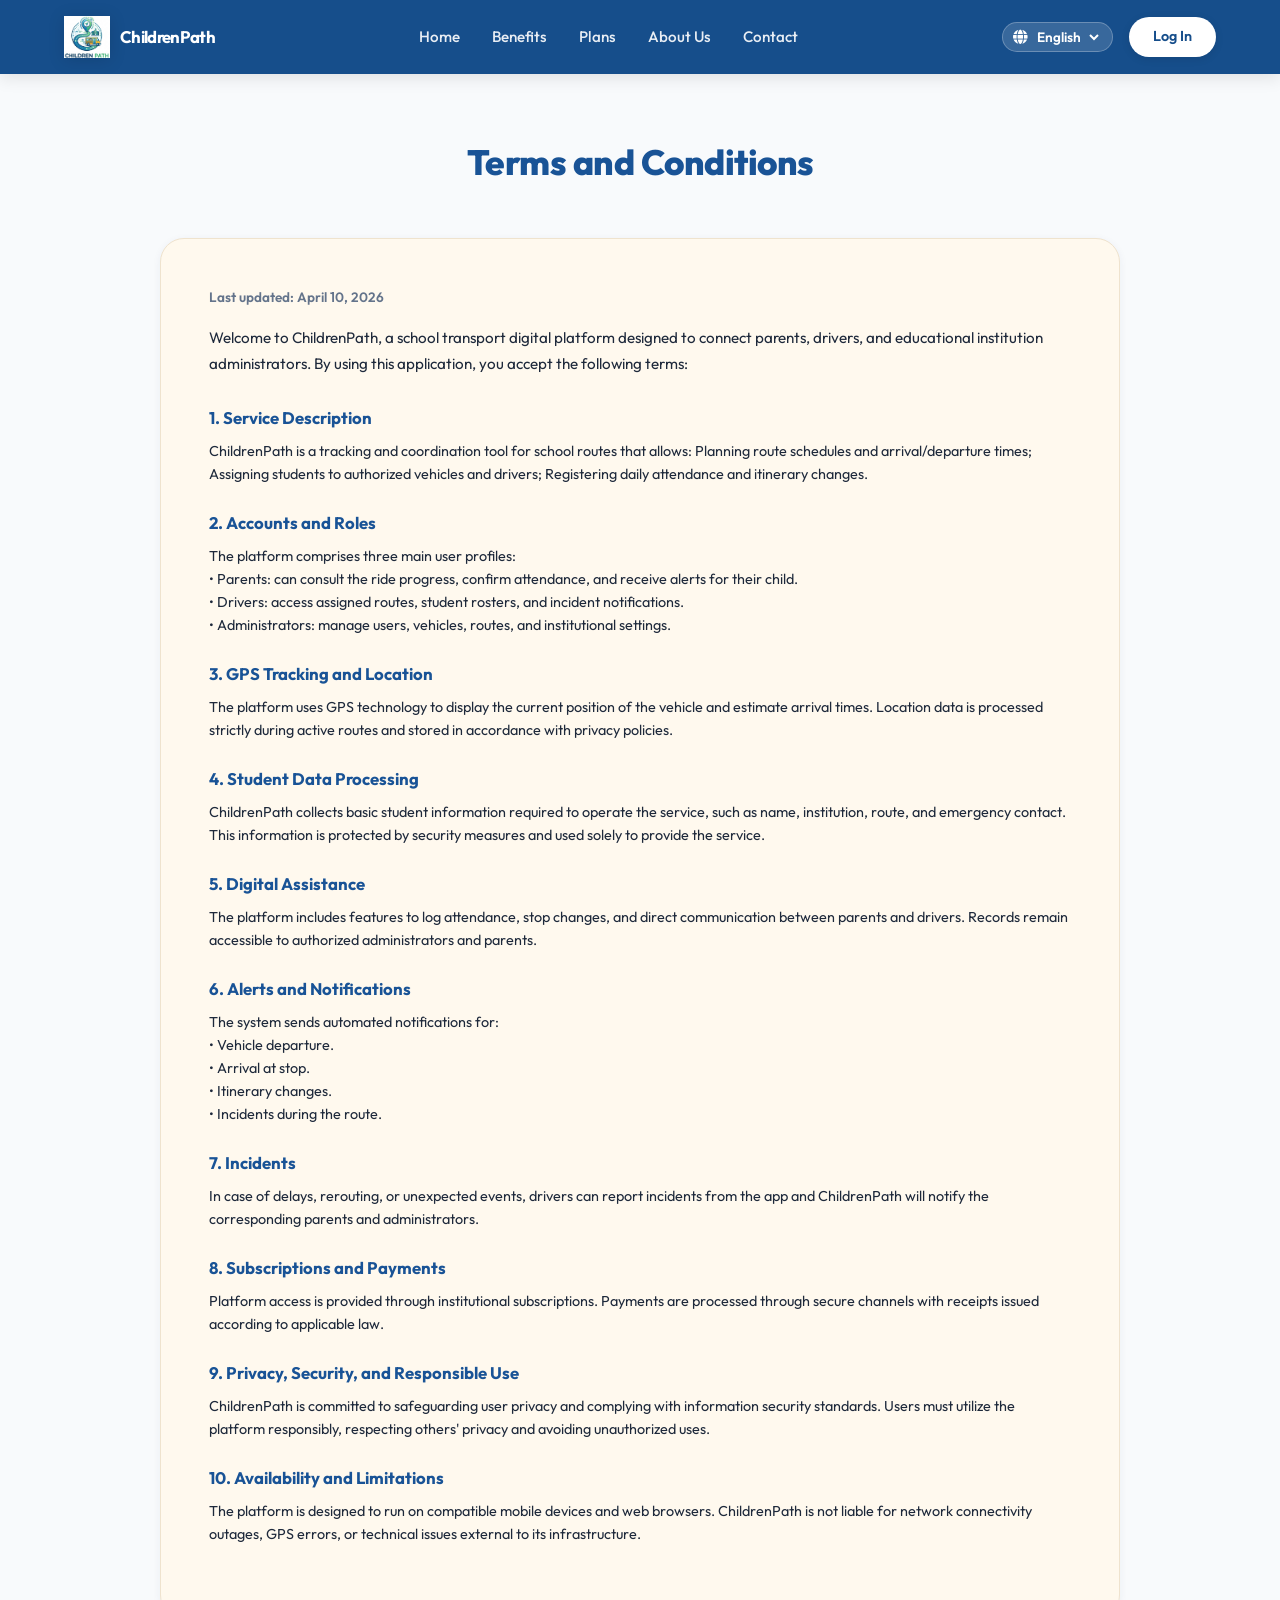
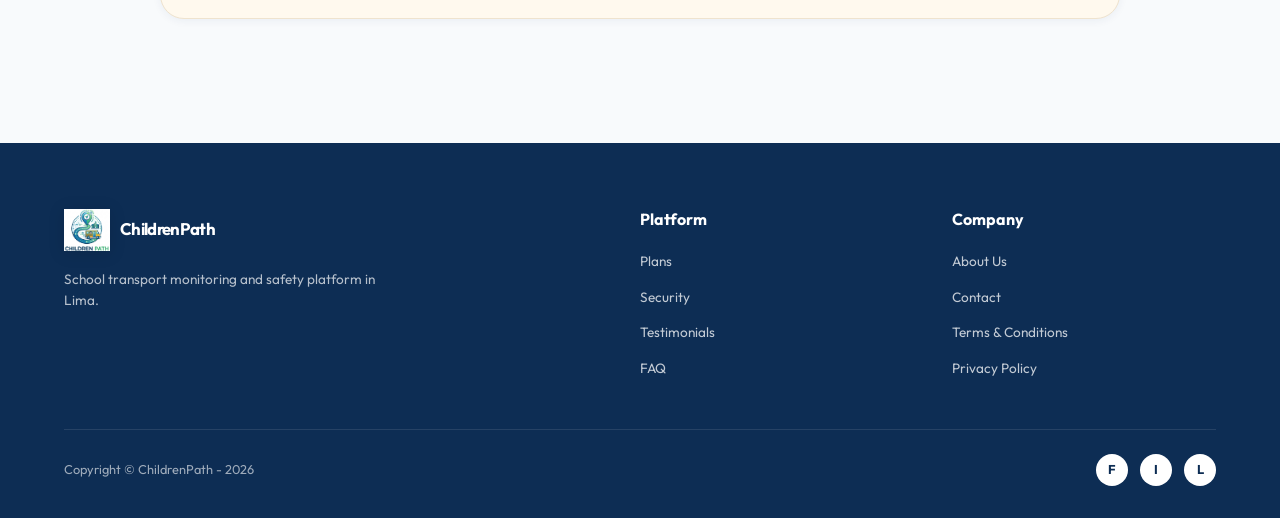
<file: terms.html>
<!DOCTYPE html>
<html lang="en">
<head>
  <meta charset="UTF-8">
  <meta name="viewport" content="width=device-width, initial-scale=1.0">
  <title>Terms & Conditions | ChildrenPath</title>
  <meta name="description" content="Terms and conditions for ChildrenPath school transport platform.">
  <link rel="stylesheet" href="https://cdnjs.cloudflare.com/ajax/libs/font-awesome/6.4.0/css/all.min.css">
  <link rel="stylesheet" href="css/styles.css">
</head>
<body>

  <!-- Sticky Navbar -->
  <header class="navbar">
    <div class="container navbar-container">
      <a href="index.html" class="brand-logo" aria-label="ChildrenPath home">
        <img src="assets/images/childrenpath-logo.png" alt="ChildrenPath logo" class="brand-logo-image">
        <span class="brand-logo-text">ChildrenPath</span>
      </a>

      <nav class="nav-links">
        <a href="index.html#home" data-i18n="nav.home">Home</a>
        <a href="index.html#benefits" data-i18n="nav.benefits">Benefits</a>
        <a href="index.html#plans" data-i18n="nav.plans">Plans</a>
        <a href="about.html" data-i18n="nav.about">About Us</a>
        <a href="contact.html" data-i18n="nav.contact">Contact</a>
      </nav>

      <div class="nav-actions">
        <!-- i18n Language Selector -->
        <div class="lang-selector-wrapper">
          <i class="fa-solid fa-globe lang-icon"></i>
          <select class="lang-select" aria-label="Language selector">
            <option value="en" data-i18n="lang.en">EN</option>
            <option value="es" data-i18n="lang.es">ES</option>
          </select>
        </div>

        <!-- Login Button -->
        <a href="#" class="btn-login-header" data-i18n="nav.login">Log In</a>

        <!-- Mobile Menu Toggle -->
        <button class="nav-toggle" aria-label="Toggle navigation menu">
          <i class="fa-solid fa-bars"></i>
        </button>
      </div>
    </div>
  </header>

  <main class="terms-page">
    <div class="container">
      <h1 class="section-title" data-i18n="terms.title">Terms and Conditions</h1>

      <div class="terms-container-card">
        <p class="terms-updated" data-i18n="terms.updated">Last updated: April 10, 2026</p>
        <p class="terms-intro" data-i18n="terms.intro">
          Welcome to ChildrenPath, a school transport digital platform designed to connect parents, drivers, and educational institution administrators. By using this application, you accept the following terms:
        </p>

        <div class="terms-section">
          <h3 data-i18n="terms.s1.title">1. Service Description</h3>
          <p data-i18n="terms.s1.desc">
            ChildrenPath is a tracking and coordination tool for school routes that allows: Planning route schedules and arrival/departure times; Assigning students to authorized vehicles and drivers; Registering daily attendance and itinerary changes.
          </p>
        </div>

        <div class="terms-section">
          <h3 data-i18n="terms.s2.title">2. Accounts and Roles</h3>
          <p data-i18n="terms.s2.desc">
            The platform comprises three main user profiles:
            • Parents: can consult the ride progress, confirm attendance, and receive alerts for their child.
            • Drivers: access assigned routes, student rosters, and incident notifications.
            • Administrators: manage users, vehicles, routes, and institutional settings.
          </p>
        </div>

        <div class="terms-section">
          <h3 data-i18n="terms.s3.title">3. GPS Tracking and Location</h3>
          <p data-i18n="terms.s3.desc">
            The platform uses GPS technology to display the current position of the vehicle and estimate arrival times. Location data is processed strictly during active routes and stored in accordance with privacy policies.
          </p>
        </div>

        <div class="terms-section">
          <h3 data-i18n="terms.s4.title">4. Student Data Processing</h3>
          <p data-i18n="terms.s4.desc">
            ChildrenPath collects basic student information required to operate the service, such as name, institution, route, and emergency contact. This information is protected by security measures and used solely to provide the service.
          </p>
        </div>

        <div class="terms-section">
          <h3 data-i18n="terms.s5.title">5. Digital Assistance</h3>
          <p data-i18n="terms.s5.desc">
            The platform includes features to log attendance, stop changes, and direct communication between parents and drivers. Records remain accessible to authorized administrators and parents.
          </p>
        </div>

        <div class="terms-section">
          <h3 data-i18n="terms.s6.title">6. Alerts and Notifications</h3>
          <p data-i18n="terms.s6.desc">
            The system sends automated notifications for:
            • Vehicle departure.
            • Arrival at stop.
            • Itinerary changes.
            • Incidents during the route.
          </p>
        </div>

        <div class="terms-section">
          <h3 data-i18n="terms.s7.title">7. Incidents</h3>
          <p data-i18n="terms.s7.desc">
            In case of delays, rerouting, or unexpected events, drivers can report incidents from the app and ChildrenPath will notify the corresponding parents and administrators.
          </p>
        </div>

        <div class="terms-section">
          <h3 data-i18n="terms.s8.title">8. Subscriptions and Payments</h3>
          <p data-i18n="terms.s8.desc">
            Platform access is provided through institutional subscriptions. Payments are processed through secure channels with receipts issued according to applicable law.
          </p>
        </div>

        <div class="terms-section">
          <h3 data-i18n="terms.s9.title">9. Privacy, Security, and Responsible Use</h3>
          <p data-i18n="terms.s9.desc">
            ChildrenPath is committed to safeguarding user privacy and complying with information security standards. Users must utilize the platform responsibly, respecting others' privacy and avoiding unauthorized uses.
          </p>
        </div>

        <div class="terms-section">
          <h3 data-i18n="terms.s10.title">10. Availability and Limitations</h3>
          <p data-i18n="terms.s10.desc">
            The platform is designed to run on compatible mobile devices and web browsers. ChildrenPath is not liable for network connectivity outages, GPS errors, or technical issues external to its infrastructure.
          </p>
        </div>
      </div>
    </div>
  </main>

  <!-- Footer -->
  <footer class="footer">
    <div class="container">
      <div class="footer-grid">
        <div class="footer-brand">
          <a href="index.html" class="brand-logo" aria-label="ChildrenPath home">
            <img src="assets/images/childrenpath-logo.png" alt="ChildrenPath logo" class="brand-logo-image">
            <span class="brand-logo-text">ChildrenPath</span>
          </a>
          <p data-i18n="footer.tagline">School transport monitoring and safety platform in Lima.</p>
        </div>

        <div class="footer-col">
          <h4 data-i18n="footer.platform">Platform</h4>
          <ul>
            <li><a href="index.html#plans" data-i18n="nav.plans">Plans</a></li>
            <li><a href="#" data-i18n="footer.security">Security</a></li>
            <li><a href="index.html#benefits" data-i18n="footer.testimonials">Testimonials</a></li>
            <li><a href="#" data-i18n="footer.faq">FAQ</a></li>
          </ul>
        </div>

        <div class="footer-col">
          <h4 data-i18n="footer.company">Company</h4>
          <ul>
            <li><a href="about.html" data-i18n="nav.about">About Us</a></li>
            <li><a href="contact.html" data-i18n="nav.contact">Contact</a></li>
            <li><a href="terms.html" data-i18n="footer.terms">Terms & Conditions</a></li>
            <li><a href="terms.html" data-i18n="footer.privacy">Privacy Policy</a></li>
          </ul>
        </div>
      </div>

      <div class="footer-bottom">
        <p data-i18n="footer.copyright">Copyright © ChildrenPath - 2026</p>
        <div class="social-icons">
          <a href="#" class="social-circle" aria-label="Facebook">F</a>
          <a href="#" class="social-circle" aria-label="Instagram">I</a>
          <a href="#" class="social-circle" aria-label="LinkedIn">L</a>
        </div>
      </div>
    </div>
  </footer>

  <script src="js/i18n.js"></script>
  <script src="js/main.js"></script>
</body>
</html>
</file>
<file: css/styles.css>
/* ==========================================================================
   ChildrenPath - Premium Design System & Stylesheet
   ========================================================================== */

@import url('https://fonts.googleapis.com/css2?family=Outfit:wght@300;400;500;600;700;800&family=Inter:wght@400;500;600;700&display=swap');

:root {
  --color-primary: #164E8B;
  --color-primary-dark: #0F3764;
  --color-primary-light: #2365AE;
  --color-navy: #195396;
  --color-navy-dark: #0D2D54;
  --color-accent: #3E84D6;

  --color-bg-light: #F8FAFC;
  --color-bg-card-cream: #FFF9EE;
  --color-border-cream: #EFE3CE;
  --color-bg-white: #FFFFFF;

  --color-text-main: #1E293B;
  --color-text-muted: #64748B;
  --color-text-light: #94A3B8;
  --color-white: #FFFFFF;

  --shadow-sm: 0 2px 8px rgba(15, 55, 100, 0.06);
  --shadow-md: 0 8px 24px rgba(15, 55, 100, 0.08);
  --shadow-lg: 0 16px 36px rgba(15, 55, 100, 0.12);

  --radius-sm: 8px;
  --radius-md: 16px;
  --radius-lg: 24px;
  --radius-full: 9999px;

  --transition: all 0.3s cubic-bezier(0.4, 0, 0.2, 1);
}

/* --- Base Reset & Typography --- */
*,
*::before,
*::after {
  box-sizing: border-box;
  margin: 0;
  padding: 0;
}

html {
  scroll-behavior: smooth;
  font-size: 16px;
}

body {
  font-family: 'Outfit', 'Inter', -apple-system, BlinkMacSystemFont, sans-serif;
  color: var(--color-text-main);
  background-color: var(--color-bg-light);
  line-height: 1.6;
  -webkit-font-smoothing: antialiased;
}

a {
  text-decoration: none;
  color: inherit;
  transition: var(--transition);
}

img {
  max-width: 100%;
  height: auto;
  display: block;
}

ul {
  list-style: none;
}

button,
input,
select,
textarea {
  font-family: inherit;
  font-size: inherit;
}

.container {
  width: 100%;
  max-width: 1200px;
  margin: 0 auto;
  padding: 0 24px;
}

/* --- Sticky Navigation Bar --- */
.navbar {
  position: sticky;
  top: 0;
  left: 0;
  width: 100%;
  background-color: var(--color-primary);
  color: var(--color-white);
  z-index: 1000;
  box-shadow: 0 4px 16px rgba(0, 0, 0, 0.1);
  padding: 14px 0;
}

.navbar-container {
  display: flex;
  align-items: center;
  justify-content: space-between;
}

.brand-logo {
  display: flex;
  align-items: center;
  gap: 10px;
  font-size: 1.4rem;
  font-weight: 700;
  color: var(--color-white);
  letter-spacing: -0.5px;
  line-height: 1;
}

.brand-logo-image {
  display: block;
  width: 46px;
  height: 46px;
  object-fit: contain;
  flex-shrink: 0;
  filter: drop-shadow(0 2px 8px rgba(0, 0, 0, 0.12));
}

.brand-logo-text {
  display: inline-block;
  white-space: nowrap;
  font-size: 1.05rem;
  font-weight: 700;
  color: var(--color-white);
  letter-spacing: -0.04em;
}

.brand-icon {
  width: 38px;
  height: 38px;
  background: var(--color-white);
  border-radius: 50%;
  display: flex;
  align-items: center;
  justify-content: center;
  color: var(--color-primary);
  box-shadow: 0 2px 8px rgba(0, 0, 0, 0.15);
}

.nav-links {
  display: flex;
  align-items: center;
  gap: 32px;
}

.nav-links a {
  color: rgba(255, 255, 255, 0.9);
  font-size: 0.95rem;
  font-weight: 500;
  position: relative;
  padding: 4px 0;
}

.nav-links a:hover,
.nav-links a.active {
  color: var(--color-white);
}

.nav-links a::after {
  content: '';
  position: absolute;
  bottom: 0;
  left: 0;
  width: 0%;
  height: 2px;
  background-color: var(--color-white);
  transition: var(--transition);
}

.nav-links a:hover::after,
.nav-links a.active::after {
  width: 100%;
}

.nav-actions {
  display: flex;
  align-items: center;
  gap: 16px;
}

/* Internationalization Switcher */
.lang-selector-wrapper {
  display: flex;
  align-items: center;
  gap: 6px;
  background: rgba(255, 255, 255, 0.15);
  padding: 4px 10px;
  border-radius: var(--radius-full);
  border: 1px solid rgba(255, 255, 255, 0.25);
}

.lang-icon {
  font-size: 0.9rem;
  color: var(--color-white);
}

.lang-select {
  background: transparent;
  border: none;
  color: var(--color-white);
  font-weight: 600;
  font-size: 0.85rem;
  cursor: pointer;
  outline: none;
}

.lang-select option {
  background-color: var(--color-primary-dark);
  color: var(--color-white);
}

/* Login Button */
.btn-login-header {
  background-color: var(--color-white);
  color: var(--color-primary);
  font-weight: 600;
  font-size: 0.9rem;
  padding: 8px 24px;
  border-radius: var(--radius-full);
  box-shadow: 0 2px 8px rgba(0, 0, 0, 0.1);
  transition: var(--transition);
}

.btn-login-header:hover {
  background-color: #F1F5F9;
  transform: translateY(-1px);
}

.nav-toggle {
  display: none;
  background: none;
  border: none;
  color: var(--color-white);
  font-size: 1.6rem;
  cursor: pointer;
}

/* --- Buttons System --- */
.btn {
  display: inline-flex;
  align-items: center;
  justify-content: center;
  gap: 8px;
  font-weight: 600;
  font-size: 0.95rem;
  padding: 12px 28px;
  border-radius: var(--radius-full);
  cursor: pointer;
  transition: var(--transition);
  border: 2px solid transparent;
}

.btn-primary {
  background-color: var(--color-navy);
  color: var(--color-white);
}

.btn-primary:hover {
  background-color: var(--color-primary-dark);
  box-shadow: var(--shadow-md);
  transform: translateY(-2px);
}

.btn-outline {
  background-color: var(--color-white);
  color: var(--color-navy);
  border-color: var(--color-navy);
}

.btn-outline:hover {
  background-color: var(--color-navy);
  color: var(--color-white);
  transform: translateY(-2px);
}

.btn-white {
  background-color: var(--color-white);
  color: var(--color-navy);
}

.btn-white:hover {
  background-color: #F8FAFC;
  box-shadow: var(--shadow-md);
  transform: translateY(-2px);
}

.btn-white-outline {
  background-color: transparent;
  color: var(--color-white);
  border-color: var(--color-white);
}

.btn-white-outline:hover {
  background-color: var(--color-white);
  color: var(--color-navy);
}

/* --- Hero Section --- */
.hero {
  padding: 64px 0 48px;
  background: linear-gradient(180deg, #FFFFFF 0%, #F1F5F9 100%);
}

.hero-grid {
  display: grid;
  grid-template-columns: 1fr 1fr;
  gap: 48px;
  align-items: center;
}

.hero-badge {
  display: inline-block;
  background-color: #FFF3D6;
  color: #B45309;
  font-size: 0.75rem;
  font-weight: 700;
  padding: 6px 16px;
  border-radius: var(--radius-full);
  margin-bottom: 20px;
  letter-spacing: 0.5px;
  text-transform: uppercase;
}

.hero-title {
  font-size: 2.75rem;
  font-weight: 800;
  color: var(--color-navy);
  line-height: 1.15;
  margin-bottom: 20px;
  letter-spacing: -1px;
}

.hero-subtitle {
  font-size: 1.05rem;
  color: var(--color-text-muted);
  margin-bottom: 32px;
  max-width: 520px;
}

.hero-buttons {
  display: flex;
  gap: 16px;
  margin-bottom: 32px;
  flex-wrap: wrap;
}

.hero-pills {
  display: flex;
  gap: 12px;
  flex-wrap: wrap;
}

.pill-tag {
  background-color: var(--color-bg-card-cream);
  border: 1px solid var(--color-border-cream);
  color: var(--color-text-main);
  font-size: 0.85rem;
  font-weight: 600;
  padding: 6px 14px;
  border-radius: var(--radius-full);
}

/* Hero Widget UI Mockup Card */
.hero-widget {
  background: var(--color-white);
  border-radius: var(--radius-md);
  padding: 24px;
  box-shadow: var(--shadow-lg);
  border: 1px solid #E2E8F0;
  position: relative;
}

.hero-widget-header {
  display: flex;
  align-items: center;
  justify-content: space-between;
  border-bottom: 1px solid #F1F5F9;
  padding-bottom: 16px;
  margin-bottom: 16px;
}

.widget-route-title {
  font-size: 1.05rem;
  font-weight: 700;
  color: var(--color-navy);
}

.widget-status-badge {
  background-color: #DEF7EC;
  color: #03543F;
  font-size: 0.75rem;
  font-weight: 700;
  padding: 4px 10px;
  border-radius: var(--radius-full);
}

.widget-driver-info {
  display: flex;
  align-items: center;
  gap: 12px;
  margin-bottom: 20px;
}

.driver-avatar {
  width: 44px;
  height: 44px;
  background-color: var(--color-navy);
  color: var(--color-white);
  border-radius: 50%;
  display: flex;
  align-items: center;
  justify-content: center;
  font-weight: 700;
}

.driver-details p {
  font-size: 0.85rem;
  color: var(--color-text-muted);
}

.driver-name {
  font-weight: 700;
  color: var(--color-text-main) !important;
}

.widget-alerts-title {
  font-size: 0.9rem;
  font-weight: 700;
  color: var(--color-navy);
  margin-bottom: 12px;
}

.widget-alert-list {
  display: flex;
  flex-direction: column;
  gap: 10px;
}

.widget-alert-item {
  display: flex;
  align-items: center;
  gap: 10px;
  font-size: 0.85rem;
  color: var(--color-text-main);
  background-color: #F8FAFC;
  padding: 8px 12px;
  border-radius: var(--radius-sm);
}

.widget-alert-item i {
  color: #10B981;
}

/* --- Section Titles & Layouts --- */
.section {
  padding: 72px 0;
}

.section-title {
  font-size: 2.2rem;
  font-weight: 800;
  color: var(--color-navy);
  text-align: center;
  margin-bottom: 48px;
  letter-spacing: -0.5px;
}

/* --- Stats Grid Section --- */
.stats-grid {
  display: grid;
  grid-template-columns: repeat(4, 1fr);
  gap: 24px;
}

.stat-card {
  background: var(--color-white);
  border-radius: var(--radius-md);
  padding: 32px 24px;
  text-align: center;
  box-shadow: var(--shadow-sm);
  border: 1px solid #E2E8F0;
  transition: var(--transition);
}

.stat-card:hover {
  transform: translateY(-4px);
  box-shadow: var(--shadow-md);
}

.stat-number {
  font-size: 2.5rem;
  font-weight: 800;
  color: var(--color-navy);
  margin-bottom: 8px;
}

.stat-desc {
  font-size: 0.9rem;
  color: var(--color-text-muted);
  font-weight: 500;
}

/* --- Benefits Section --- */
.benefits-grid {
  display: grid;
  grid-template-columns: repeat(3, 1fr);
  gap: 28px;
}

.benefit-card {
  background-color: var(--color-bg-card-cream);
  border: 1px solid var(--color-border-cream);
  border-radius: var(--radius-md);
  padding: 36px 28px;
  transition: var(--transition);
}

.benefit-card:hover {
  transform: translateY(-4px);
  box-shadow: var(--shadow-md);
}

.benefit-card h3 {
  font-size: 1.4rem;
  font-weight: 700;
  color: var(--color-navy);
  margin-bottom: 12px;
}

.benefit-card p {
  font-size: 0.95rem;
  color: var(--color-text-muted);
  margin-bottom: 24px;
}

.benefit-bullets {
  display: flex;
  flex-direction: column;
  gap: 12px;
}

.benefit-bullets li {
  display: flex;
  align-items: center;
  gap: 10px;
  font-size: 0.9rem;
  font-weight: 600;
  color: var(--color-text-main);
}

.benefit-bullets li i {
  color: var(--color-navy);
}

/* --- How it Works Grid --- */
.how-grid {
  display: grid;
  grid-template-columns: repeat(3, 1fr);
  gap: 24px;
}

.how-card {
  background: var(--color-white);
  border-radius: var(--radius-md);
  padding: 28px;
  box-shadow: var(--shadow-sm);
  border: 1px solid #E2E8F0;
  transition: var(--transition);
}

.how-card:hover {
  transform: translateY(-4px);
  box-shadow: var(--shadow-md);
}

.how-card h3 {
  font-size: 1.2rem;
  font-weight: 700;
  color: var(--color-navy);
  margin-bottom: 12px;
}

.how-card p {
  font-size: 0.9rem;
  color: var(--color-text-muted);
  margin-bottom: 20px;
}

/* --- Plans Pricing Section --- */
.plans-grid {
  display: grid;
  grid-template-columns: repeat(3, 1fr);
  gap: 28px;
  align-items: stretch;
}

.plan-card {
  background-color: var(--color-bg-card-cream);
  border: 1px solid var(--color-border-cream);
  border-radius: var(--radius-md);
  padding: 36px 28px;
  display: flex;
  flex-direction: column;
  justify-content: space-between;
  transition: var(--transition);
}

.plan-card:hover {
  transform: translateY(-4px);
  box-shadow: var(--shadow-md);
}

.plan-card.highlight {
  background-color: var(--color-navy);
  color: var(--color-white);
  border-color: var(--color-navy);
}

.plan-card.highlight h3,
.plan-card.highlight .plan-price {
  color: var(--color-white);
}

.plan-card.highlight p {
  color: rgba(255, 255, 255, 0.85);
}

.plan-card.highlight .benefit-bullets li {
  color: var(--color-white);
}

.plan-card.highlight .benefit-bullets li i {
  color: var(--color-white);
}

.plan-title {
  font-size: 1.4rem;
  font-weight: 700;
  color: var(--color-navy);
  margin-bottom: 12px;
}

.plan-desc {
  font-size: 0.9rem;
  color: var(--color-text-muted);
  margin-bottom: 24px;
}

.plan-bullets {
  margin-bottom: 32px;
}

.plan-price-box {
  background: rgba(255, 255, 255, 0.6);
  border-radius: var(--radius-sm);
  padding: 10px 16px;
  font-weight: 700;
  font-size: 1.1rem;
  color: var(--color-navy);
  text-align: center;
  margin-bottom: 20px;
  border: 1px solid rgba(0, 0, 0, 0.05);
}

.plan-card.highlight .plan-price-box {
  background: rgba(255, 255, 255, 0.15);
  color: var(--color-white);
  border-color: rgba(255, 255, 255, 0.2);
}

/* --- Testimonials Section --- */
.testimonials-grid {
  display: grid;
  grid-template-columns: repeat(3, 1fr);
  gap: 28px;
}

.testimonial-card {
  background-color: var(--color-bg-card-cream);
  border: 1px solid var(--color-border-cream);
  border-radius: var(--radius-md);
  padding: 32px 24px;
  display: flex;
  flex-direction: column;
  justify-content: space-between;
}

.testimonial-quote {
  font-size: 0.95rem;
  color: var(--color-text-main);
  font-style: italic;
  margin-bottom: 24px;
  line-height: 1.6;
}

.testimonial-user {
  display: flex;
  align-items: center;
  gap: 12px;
}

.user-avatar {
  width: 40px;
  height: 40px;
  border-radius: 50%;
  background-color: var(--color-navy);
  color: var(--color-white);
  display: flex;
  align-items: center;
  justify-content: center;
  font-weight: 700;
  font-size: 0.9rem;
}

.user-name {
  font-size: 0.9rem;
  font-weight: 700;
  color: var(--color-navy);
}

/* --- FAQ Accordion Section --- */
.faq-box {
  background: var(--color-white);
  border-radius: var(--radius-md);
  padding: 36px;
  box-shadow: var(--shadow-sm);
  border: 1px solid #E2E8F0;
  max-width: 900px;
  margin: 0 auto;
}

.faq-list {
  display: flex;
  flex-direction: column;
  gap: 16px;
}

.faq-item {
  background-color: var(--color-bg-card-cream);
  border: 1px solid var(--color-border-cream);
  border-radius: var(--radius-sm);
  overflow: hidden;
}

.faq-question {
  width: 100%;
  padding: 18px 24px;
  background: none;
  border: none;
  display: flex;
  align-items: center;
  justify-content: space-between;
  font-size: 1rem;
  font-weight: 700;
  color: var(--color-navy);
  cursor: pointer;
  text-align: left;
}

.faq-question i {
  transition: var(--transition);
}

.faq-item.active .faq-question i {
  transform: rotate(180deg);
}

.faq-answer {
  max-height: 0;
  overflow: hidden;
  transition: max-height 0.3s ease-out;
  padding: 0 24px;
}

.faq-item.active .faq-answer {
  max-height: 300px;
  padding: 0 24px 20px;
}

.faq-answer p {
  font-size: 0.9rem;
  color: var(--color-text-muted);
}

/* --- CTA Banner Box --- */
.cta-banner {
  background-color: var(--color-navy);
  color: var(--color-white);
  border-radius: var(--radius-lg);
  padding: 48px;
  margin: 48px 0;
  display: grid;
  grid-template-columns: 1.2fr 0.8fr;
  gap: 40px;
  align-items: center;
}

.cta-banner h2 {
  font-size: 2rem;
  font-weight: 800;
  margin-bottom: 16px;
  line-height: 1.2;
}

.cta-banner p {
  font-size: 1rem;
  color: rgba(255, 255, 255, 0.85);
  margin-bottom: 28px;
}

.cta-contact-box {
  background: var(--color-white);
  color: var(--color-text-main);
  border-radius: var(--radius-md);
  padding: 28px;
  box-shadow: var(--shadow-lg);
}

.cta-contact-box h4 {
  font-size: 1.1rem;
  font-weight: 700;
  color: var(--color-navy);
  margin-bottom: 16px;
}

.contact-detail-item {
  display: flex;
  align-items: center;
  gap: 12px;
  font-size: 0.85rem;
  margin-bottom: 10px;
  color: var(--color-text-main);
  font-weight: 500;
}

.contact-detail-item i {
  color: var(--color-navy);
}

/* --- Contact Page Styles --- */
.contact-hero {
  padding: 60px 0 40px;
  text-align: left;
}

.contact-header-grid {
  display: grid;
  grid-template-columns: 1fr 1fr;
  gap: 40px;
  align-items: center;
  margin-bottom: 40px;
}

.contact-hero-image img {
  border-radius: var(--radius-md);
  box-shadow: var(--shadow-md);
  max-height: 380px;
  object-fit: cover;
  width: 100%;
}

.contact-pills {
  display: flex;
  gap: 10px;
  flex-wrap: wrap;
  margin-top: 20px;
}

.contact-pill-btn {
  background-color: var(--color-navy);
  color: var(--color-white);
  padding: 6px 16px;
  border-radius: var(--radius-full);
  font-size: 0.85rem;
  font-weight: 600;
}

.contact-body-grid {
  display: grid;
  grid-template-columns: 0.8fr 1.2fr;
  gap: 32px;
  align-items: start;
}

.contact-info-card {
  background-color: var(--color-bg-card-cream);
  border: 1px solid var(--color-border-cream);
  border-radius: var(--radius-md);
  padding: 32px 24px;
}

.contact-info-card h3 {
  font-size: 1.3rem;
  font-weight: 700;
  color: var(--color-navy);
  margin-bottom: 24px;
}

.contact-form-card {
  background-color: var(--color-bg-card-cream);
  border: 1px solid var(--color-border-cream);
  border-radius: var(--radius-md);
  padding: 36px 32px;
}

.contact-form-card h3 {
  font-size: 1.4rem;
  font-weight: 700;
  color: var(--color-navy);
  margin-bottom: 24px;
}

.form-grid {
  display: grid;
  grid-template-columns: 1fr 1fr;
  gap: 20px;
}

.form-group.full-width {
  grid-column: span 2;
}

.form-group label {
  display: block;
  font-size: 0.85rem;
  font-weight: 600;
  color: var(--color-text-main);
  margin-bottom: 6px;
}

.form-control {
  width: 100%;
  padding: 10px 14px;
  background-color: var(--color-white);
  border: 1px solid #CBD5E1;
  border-radius: var(--radius-sm);
  outline: none;
  transition: var(--transition);
  font-size: 0.9rem;
}

.form-control:focus {
  border-color: var(--color-navy);
  box-shadow: 0 0 0 3px rgba(25, 83, 150, 0.15);
}

textarea.form-control {
  min-height: 110px;
  resize: vertical;
}

/* --- About Page Styles --- */
.about-hero {
  padding: 60px 0 40px;
  text-align: center;
}

.about-gallery {
  display: grid;
  grid-template-columns: 1fr 1fr;
  gap: 24px;
  margin: 32px 0 48px;
}

.about-gallery img {
  border-radius: var(--radius-md);
  box-shadow: var(--shadow-md);
  height: 280px;
  width: 100%;
  object-fit: cover;
}

.about-intro-grid {
  display: grid;
  grid-template-columns: 1fr 1fr;
  gap: 40px;
  align-items: center;
  margin-bottom: 64px;
}

.about-intro-text p {
  font-size: 1.1rem;
  line-height: 1.8;
  color: var(--color-text-main);
}

.about-intro-image img {
  border-radius: var(--radius-md);
  box-shadow: var(--shadow-md);
  max-height: 320px;
  object-fit: cover;
  width: 100%;
}

.mission-vision-grid {
  display: grid;
  grid-template-columns: 1fr 1fr;
  gap: 32px;
  margin-bottom: 64px;
}

.mv-card {
  background-color: var(--color-navy);
  color: var(--color-white);
  border-radius: var(--radius-md);
  padding: 32px;
  text-align: center;
}

.mv-card h3 {
  font-size: 1.8rem;
  font-weight: 800;
  margin-bottom: 20px;
}

.mv-card img {
  border-radius: var(--radius-sm);
  height: 180px;
  width: 100%;
  object-fit: cover;
  margin-bottom: 20px;
}

.mv-card p {
  font-size: 0.95rem;
  line-height: 1.6;
  color: rgba(255, 255, 255, 0.9);
}

/* --- Team Section: Creatividad --- */
.team-container {
  background-color: var(--color-navy);
  border-radius: var(--radius-lg);
  padding: 56px 36px;
  margin: 48px 0 64px;
  text-align: center;
}

.team-title {
  font-size: 2.2rem;
  font-weight: 800;
  color: var(--color-white);
  margin-bottom: 8px;
  letter-spacing: -0.5px;
}

.team-subtitle {
  font-size: 1rem;
  color: var(--color-white);
  margin-bottom: 40px;
}

.team-grid {
  display: grid;
  grid-template-columns: repeat(4, 1fr);
  gap: 24px;
}

.team-card {
  background-color: var(--color-white);
  border-radius: var(--radius-md);
  padding: 36px 20px 28px;
  text-align: center;
  box-shadow: 0 4px 16px rgba(0, 0, 0, 0.04);
  transition: var(--transition);
  border: 1px solid rgba(0, 0, 0, 0.04);
}

.team-card:hover {
  transform: translateY(-4px);
  box-shadow: var(--shadow-md);
}

.team-avatar {
  width: 80px;
  height: 80px;
  border-radius: 50%;
  background-color: #4A8E8B;
  color: var(--color-white);
  margin: 0 auto 20px;
  display: flex;
  align-items: center;
  justify-content: center;
  font-weight: 700;
  font-size: 1.25rem;
  position: relative;
  overflow: hidden;
  box-shadow: 0 4px 10px rgba(0, 0, 0, 0.1);
}

.team-img {
  width: 100%;
  height: 100%;
  object-fit: cover;
  border-radius: 50%;
}

.team-initials {
  width: 100%;
  height: 100%;
  display: flex;
  align-items: center;
  justify-content: center;
}

.team-name {
  font-size: 1.15rem;
  font-weight: 700;
  color: var(--color-text-main);
  margin-bottom: 6px;
  line-height: 1.25;
}

.team-role {
  font-size: 0.85rem;
  color: var(--color-text-muted);
  font-weight: 500;
}

/* --- Terms Page Styles --- */
.terms-page {
  padding: 60px 0;
}

.terms-container-card {
  background-color: var(--color-bg-card-cream);
  border: 1px solid var(--color-border-cream);
  border-radius: var(--radius-lg);
  padding: 48px;
  max-width: 960px;
  margin: 0 auto;
  box-shadow: var(--shadow-sm);
}

.terms-updated {
  font-size: 0.85rem;
  font-weight: 600;
  color: var(--color-text-muted);
  margin-bottom: 16px;
}

.terms-intro {
  font-size: 0.95rem;
  color: var(--color-text-main);
  margin-bottom: 28px;
  line-height: 1.7;
}

.terms-section {
  margin-bottom: 24px;
}

.terms-section h3 {
  font-size: 1.05rem;
  font-weight: 700;
  color: var(--color-navy);
  margin-bottom: 8px;
}

.terms-section p {
  font-size: 0.9rem;
  color: var(--color-text-main);
  white-space: pre-line;
  line-height: 1.6;
}

/* --- Footer --- */
.footer {
  background-color: var(--color-navy-dark);
  color: var(--color-white);
  padding: 64px 0 32px;
  margin-top: 64px;
}

.footer-grid {
  display: grid;
  grid-template-columns: 2fr 1fr 1fr;
  gap: 48px;
  margin-bottom: 48px;
}

.footer-brand .brand-logo {
  margin-bottom: 16px;
}

.footer-brand p {
  font-size: 0.85rem;
  color: rgba(255, 255, 255, 0.7);
  max-width: 320px;
}

.footer-col h4 {
  font-size: 1rem;
  font-weight: 700;
  margin-bottom: 16px;
}

.footer-col ul {
  display: flex;
  flex-direction: column;
  gap: 10px;
}

.footer-col a {
  color: rgba(255, 255, 255, 0.75);
  font-size: 0.85rem;
}

.footer-col a:hover {
  color: var(--color-white);
}

.footer-bottom {
  border-top: 1px solid rgba(255, 255, 255, 0.1);
  padding-top: 24px;
  display: flex;
  align-items: center;
  justify-content: space-between;
  font-size: 0.8rem;
  color: rgba(255, 255, 255, 0.6);
}

.social-icons {
  display: flex;
  gap: 12px;
}

.social-circle {
  width: 32px;
  height: 32px;
  border-radius: 50%;
  background-color: var(--color-white);
  color: var(--color-navy-dark);
  display: flex;
  align-items: center;
  justify-content: center;
  font-weight: 700;
  font-size: 0.8rem;
  transition: var(--transition);
}

.social-circle:hover {
  transform: translateY(-2px);
  background-color: #E2E8F0;
}

/* Toast Notifications */
.toast {
  position: fixed;
  bottom: 24px;
  right: 24px;
  background-color: var(--color-navy);
  color: var(--color-white);
  padding: 14px 24px;
  border-radius: var(--radius-sm);
  box-shadow: var(--shadow-lg);
  font-size: 0.9rem;
  font-weight: 600;
  z-index: 2000;
  opacity: 0;
  transform: translateY(20px);
  transition: all 0.3s ease;
  pointer-events: none;
}

.toast.show {
  opacity: 1;
  transform: translateY(0);
}

.toast-success {
  background-color: #059669;
}

/* --- Responsive Styles --- */
@media (max-width: 992px) {

  .hero-grid,
  .contact-header-grid,
  .contact-body-grid,
  .about-intro-grid,
  .mission-vision-grid,
  .cta-banner {
    grid-template-columns: 1fr;
  }

  .stats-grid,
  .benefits-grid,
  .how-grid,
  .plans-grid,
  .testimonials-grid,
  .team-grid,
  .footer-grid {
    grid-template-columns: repeat(2, 1fr);
  }

  .hero-title {
    font-size: 2.2rem;
  }
}

@media (max-width: 768px) {
  .nav-links {
    position: fixed;
    top: 66px;
    left: 0;
    width: 100%;
    background-color: var(--color-primary-dark);
    flex-direction: column;
    padding: 24px;
    gap: 20px;
    transform: translateY(-150%);
    transition: var(--transition);
    box-shadow: 0 8px 16px rgba(0, 0, 0, 0.2);
  }

  .nav-links.active {
    transform: translateY(0);
  }

  .nav-toggle {
    display: block;
  }

  .stats-grid,
  .benefits-grid,
  .how-grid,
  .plans-grid,
  .testimonials-grid,
  .about-gallery,
  .footer-grid,
  .form-grid {
    grid-template-columns: 1fr;
  }

  .form-group.full-width {
    grid-column: span 1;
  }

  .footer-bottom {
    flex-direction: column;
    gap: 16px;
    text-align: center;
  }
}
/* Mejora la visibilidad del foco para navegacion por teclado */
a:focus-visible,
button:focus-visible {
  outline: 2px solid #0056b3;
  outline-offset: 3px;
}

/* Respeta la preferencia si el usuario reduce animaciones */
@media (prefers-reduced-motion: reduce) {
  *,
  *::before,
  *::after {
    animation-duration: 0.01ms !important;
    animation-iteration-count: 1 !important;
    transition-duration: 0.01ms !important;
    scroll-behavior: auto !important;
  }
}

/* Suavizado de tipografias y renderizado optimo */
body {
  text-rendering: optimizeLegibility;
  -webkit-font-smoothing: antialiased;
  -moz-osx-font-smoothing: grayscale;
}
</file>
